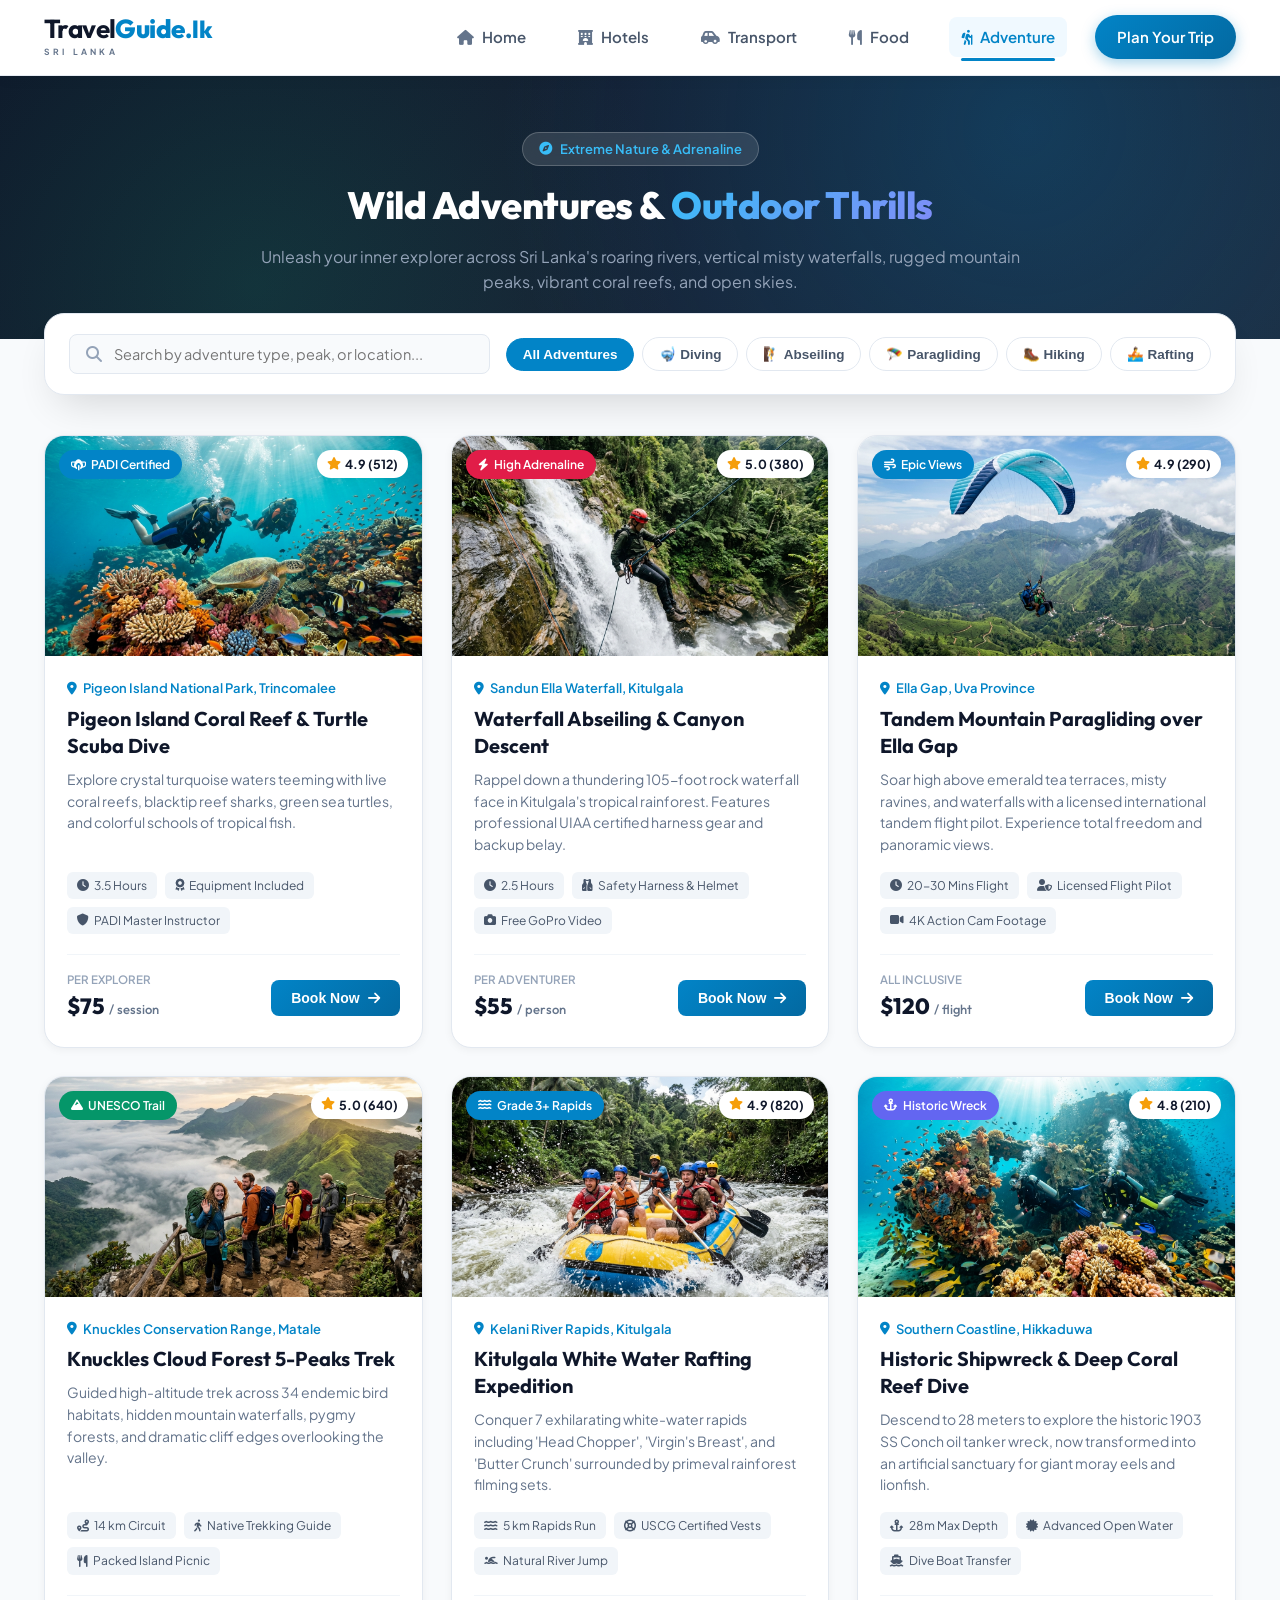
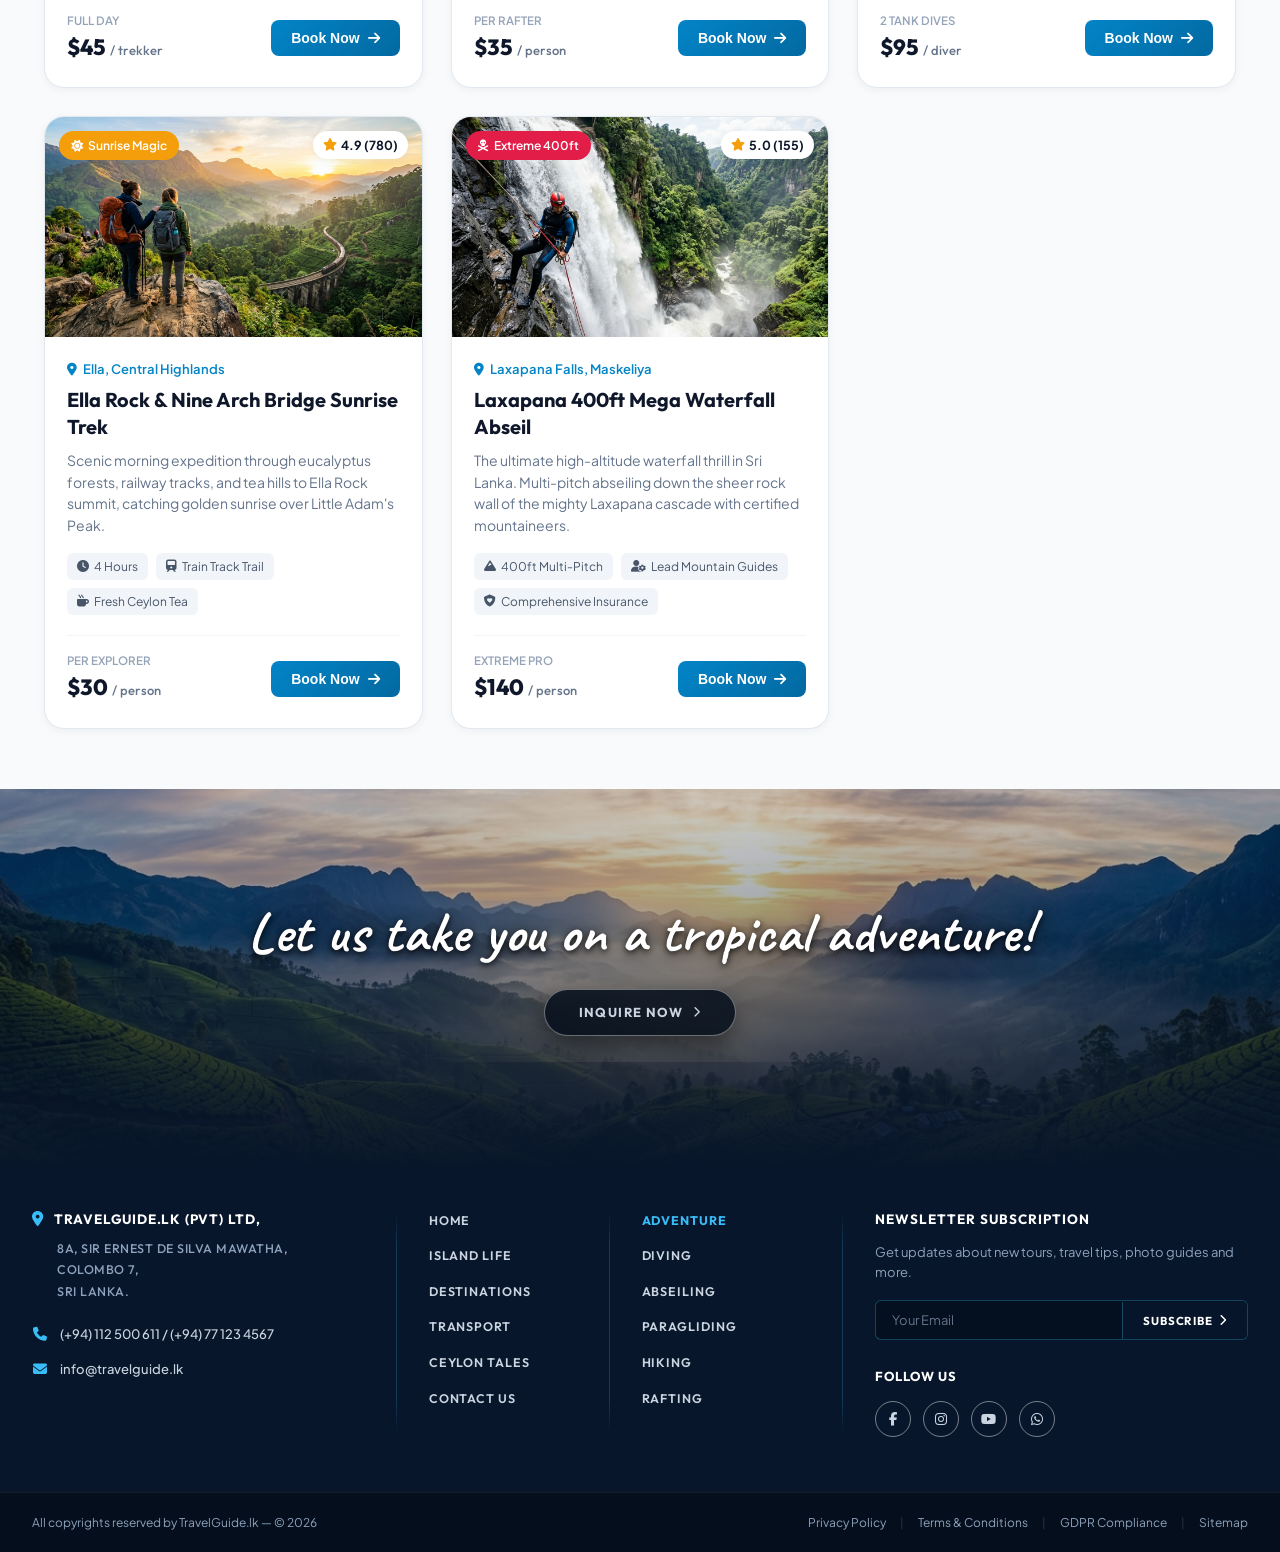
<file: adventure.html>
<!DOCTYPE html>
<html lang="en">

<head>
  <meta charset="UTF-8" />
  <meta name="viewport" content="width=device-width, initial-scale=1.0" />
  <title>Adventures & Outdoor Thrills Sri Lanka - TravelGuide.lk</title>

  <!-- Google Fonts -->
  <link rel="preconnect" href="https://fonts.googleapis.com">
  <link rel="preconnect" href="https://fonts.gstatic.com" crossorigin>
  <link
    href="https://fonts.googleapis.com/css2?family=Caveat:wght@600;700&family=Outfit:wght@300;400;500;600;700;800&family=Plus+Jakarta+Sans:wght@400;500;600;700&display=swap"
    rel="stylesheet">

  <!-- Font Awesome Icons -->
  <link rel="stylesheet" href="https://cdnjs.cloudflare.com/ajax/libs/font-awesome/6.5.1/css/all.min.css" />
  <link rel="stylesheet" href="main.css" />
  <link rel="stylesheet" href="footer.css" />
</head>

<body>

  <!-- Website Header -->
  <header class="top-nav">
    <div class="container nav-container">
      <a href="index.html" class="logo-container" aria-label="TravelGuide.lk Home">
        <div class="brand-wordmark-title">Travel<span class="guide-part">Guide</span><span class="dot-tld">.lk</span></div>
        <div class="brand-wordmark-sub">Sri Lanka</div>
      </a>

      <button class="mobile-nav-toggle" onclick="toggleMobileNav()" aria-label="Toggle navigation">
        <i class="fa-solid fa-bars"></i>
      </button>

      <nav class="nav-links" id="nav-links">
        <a href="index.html"><i class="fa-solid fa-house"></i> Home</a>
        <a href="hotels.html"><i class="fa-solid fa-hotel"></i> Hotels</a>
        <a href="transport.html"><i class="fa-solid fa-car-side"></i> Transport</a>
        <a href="food.html"><i class="fa-solid fa-utensils"></i> Food</a>
        <a href="adventure.html" class="active"><i class="fa-solid fa-person-hiking"></i> Adventure</a>
        <a href="plan-trip.html" class="nav-cta">Plan Your Trip</a>
      </nav>
    </div>
  </header>

  <!-- Page Hero -->
  <section class="page-hero">
    <div class="container">
      <div class="page-hero-content">
        <div class="page-hero-badge">
          <i class="fa-solid fa-compass"></i> Extreme Nature & Adrenaline
        </div>
        <h1>Wild Adventures & <span>Outdoor Thrills</span></h1>
        <p>Unleash your inner explorer across Sri Lanka's roaring rivers, vertical misty waterfalls, rugged mountain peaks, vibrant coral reefs, and open skies.</p>
      </div>
    </div>
  </section>

  <!-- Main Content Container -->
  <main class="container">

    <!-- Filter & Search Section -->
    <div class="filter-search-section">
      <div class="filter-card">
        <div class="search-input-box">
          <i class="fa-solid fa-magnifying-glass"></i>
          <input type="text" id="adv-search" placeholder="Search by adventure type, peak, or location..."
            onkeyup="filterAdventures()" />
        </div>

        <div class="filter-pills" id="adv-filters">
          <button class="filter-pill active" onclick="setAdvCategory('all', this)">All Adventures</button>
          <button class="filter-pill" onclick="setAdvCategory('diving', this)">🤿 Diving</button>
          <button class="filter-pill" onclick="setAdvCategory('abseiling', this)">🧗 Abseiling</button>
          <button class="filter-pill" onclick="setAdvCategory('paragliding', this)">🪂 Paragliding</button>
          <button class="filter-pill" onclick="setAdvCategory('hiking', this)">🥾 Hiking</button>
          <button class="filter-pill" onclick="setAdvCategory('rafting', this)">🚣 Rafting</button>
        </div>
      </div>
    </div>

    <!-- Adventure Experiences Grid -->
    <div class="card-grid" id="adventure-grid">

      <!-- 1. Diving -->
      <div class="item-card" data-category="diving" data-name="scuba diving pigeon island trincomalee coral reef marine park">
        <div class="card-img-wrap">
          <img src="images/diving.jpg"
            alt="Pigeon Island Scuba Diving & Coral Reef" />
          <div class="card-badge" style="background: #0284c7;"><i class="fa-solid fa-mask-ventilator"></i> PADI Certified</div>
          <div class="card-rating"><i class="fa-solid fa-star"></i> 4.9 (512)</div>
        </div>
        <div class="card-body">
          <div class="card-location"><i class="fa-solid fa-location-dot"></i> Pigeon Island National Park, Trincomalee</div>
          <h3 class="card-title">Pigeon Island Coral Reef & Turtle Scuba Dive</h3>
          <p class="card-desc">Explore crystal turquoise waters teeming with live coral reefs, blacktip reef sharks, green sea turtles, and colorful schools of tropical fish.</p>
          <div class="card-amenities">
            <span class="amenity-tag"><i class="fa-solid fa-clock"></i> 3.5 Hours</span>
            <span class="amenity-tag"><i class="fa-solid fa-award"></i> Equipment Included</span>
            <span class="amenity-tag"><i class="fa-solid fa-shield"></i> PADI Master Instructor</span>
          </div>
          <div class="card-footer">
            <div class="card-price">
              <span class="price-label">Per Explorer</span>
              <span class="price-val">$75 <span>/ session</span></span>
            </div>
            <button class="btn-primary" onclick="openAdvModal('Pigeon Island Coral Reef Scuba Dive', 75)">
              Book Now <i class="fa-solid fa-arrow-right"></i>
            </button>
          </div>
        </div>
      </div>

      <!-- 2. Abseiling -->
      <div class="item-card" data-category="abseiling" data-name="waterfall abseiling kitulgala sandun ella cascade canyoning">
        <div class="card-img-wrap">
          <img src="images/abseiling.jpg"
            alt="Waterfall Abseiling in Kitulgala" />
          <div class="card-badge" style="background: #e11d48;"><i class="fa-solid fa-bolt"></i> High Adrenaline</div>
          <div class="card-rating"><i class="fa-solid fa-star"></i> 5.0 (380)</div>
        </div>
        <div class="card-body">
          <div class="card-location"><i class="fa-solid fa-location-dot"></i> Sandun Ella Waterfall, Kitulgala</div>
          <h3 class="card-title">Waterfall Abseiling & Canyon Descent</h3>
          <p class="card-desc">Rappel down a thundering 105-foot rock waterfall face in Kitulgala's tropical rainforest. Features professional UIAA certified harness gear and backup belay.</p>
          <div class="card-amenities">
            <span class="amenity-tag"><i class="fa-solid fa-clock"></i> 2.5 Hours</span>
            <span class="amenity-tag"><i class="fa-solid fa-vest"></i> Safety Harness & Helmet</span>
            <span class="amenity-tag"><i class="fa-solid fa-camera"></i> Free GoPro Video</span>
          </div>
          <div class="card-footer">
            <div class="card-price">
              <span class="price-label">Per Adventurer</span>
              <span class="price-val">$55 <span>/ person</span></span>
            </div>
            <button class="btn-primary" onclick="openAdvModal('Waterfall Abseiling & Canyon Descent', 55)">
              Book Now <i class="fa-solid fa-arrow-right"></i>
            </button>
          </div>
        </div>
      </div>

      <!-- 3. Paragliding -->
      <div class="item-card" data-category="paragliding" data-name="tandem paragliding ella gap mountains thermal soaring">
        <div class="card-img-wrap">
          <img src="images/paragliding.jpg" style="object-position: top center;"
            alt="Paragliding over Ella Gap Sri Lanka" />
          <div class="card-badge" style="background: #0284c7;"><i class="fa-solid fa-wind"></i> Epic Views</div>
          <div class="card-rating"><i class="fa-solid fa-star"></i> 4.9 (290)</div>
        </div>
        <div class="card-body">
          <div class="card-location"><i class="fa-solid fa-location-dot"></i> Ella Gap, Uva Province</div>
          <h3 class="card-title">Tandem Mountain Paragliding over Ella Gap</h3>
          <p class="card-desc">Soar high above emerald tea terraces, misty ravines, and waterfalls with a licensed international tandem flight pilot. Experience total freedom and panoramic views.</p>
          <div class="card-amenities">
            <span class="amenity-tag"><i class="fa-solid fa-clock"></i> 20-30 Mins Flight</span>
            <span class="amenity-tag"><i class="fa-solid fa-user-shield"></i> Licensed Flight Pilot</span>
            <span class="amenity-tag"><i class="fa-solid fa-video"></i> 4K Action Cam Footage</span>
          </div>
          <div class="card-footer">
            <div class="card-price">
              <span class="price-label">All Inclusive</span>
              <span class="price-val">$120 <span>/ flight</span></span>
            </div>
            <button class="btn-primary" onclick="openAdvModal('Tandem Paragliding Flight - Ella Gap', 120)">
              Book Now <i class="fa-solid fa-arrow-right"></i>
            </button>
          </div>
        </div>
      </div>

      <!-- 4. Hiking -->
      <div class="item-card" data-category="hiking" data-name="knuckles mountain range cloud forest trek hiking peaks">
        <div class="card-img-wrap">
          <img src="images/hiking.jpg"
            alt="Knuckles Mountain Range Cloud Forest Trekking" />
          <div class="card-badge" style="background: #059669;"><i class="fa-solid fa-mountain"></i> UNESCO Trail</div>
          <div class="card-rating"><i class="fa-solid fa-star"></i> 5.0 (640)</div>
        </div>
        <div class="card-body">
          <div class="card-location"><i class="fa-solid fa-location-dot"></i> Knuckles Conservation Range, Matale</div>
          <h3 class="card-title">Knuckles Cloud Forest 5-Peaks Trek</h3>
          <p class="card-desc">Guided high-altitude trek across 34 endemic bird habitats, hidden mountain waterfalls, pygmy forests, and dramatic cliff edges overlooking the valley.</p>
          <div class="card-amenities">
            <span class="amenity-tag"><i class="fa-solid fa-route"></i> 14 km Circuit</span>
            <span class="amenity-tag"><i class="fa-solid fa-person-walking"></i> Native Trekking Guide</span>
            <span class="amenity-tag"><i class="fa-solid fa-utensils"></i> Packed Island Picnic</span>
          </div>
          <div class="card-footer">
            <div class="card-price">
              <span class="price-label">Full Day</span>
              <span class="price-val">$45 <span>/ trekker</span></span>
            </div>
            <button class="btn-primary" onclick="openAdvModal('Knuckles 5-Peaks Cloud Forest Trek', 45)">
              Book Now <i class="fa-solid fa-arrow-right"></i>
            </button>
          </div>
        </div>
      </div>

      <!-- 5. Rafting -->
      <div class="item-card" data-category="rafting" data-name="white water rafting kitulgala kelani river grade 3 rapids">
        <div class="card-img-wrap">
          <img src="images/rafting.jpg"
            alt="White Water Rafting Kitulgala Kelani River" />
          <div class="card-badge" style="background: #0284c7;"><i class="fa-solid fa-water"></i> Grade 3+ Rapids</div>
          <div class="card-rating"><i class="fa-solid fa-star"></i> 4.9 (820)</div>
        </div>
        <div class="card-body">
          <div class="card-location"><i class="fa-solid fa-location-dot"></i> Kelani River Rapids, Kitulgala</div>
          <h3 class="card-title">Kitulgala White Water Rafting Expedition</h3>
          <p class="card-desc">Conquer 7 exhilarating white-water rapids including 'Head Chopper', 'Virgin's Breast', and 'Butter Crunch' surrounded by primeval rainforest filming sets.</p>
          <div class="card-amenities">
            <span class="amenity-tag"><i class="fa-solid fa-water"></i> 5 km Rapids Run</span>
            <span class="amenity-tag"><i class="fa-solid fa-life-ring"></i> USCG Certified Vests</span>
            <span class="amenity-tag"><i class="fa-solid fa-person-swimming"></i> Natural River Jump</span>
          </div>
          <div class="card-footer">
            <div class="card-price">
              <span class="price-label">Per Rafter</span>
              <span class="price-val">$35 <span>/ person</span></span>
            </div>
            <button class="btn-primary" onclick="openAdvModal('Kitulgala White Water Rafting Expedition', 35)">
              Book Now <i class="fa-solid fa-arrow-right"></i>
            </button>
          </div>
        </div>
      </div>

      <!-- 6. Diving - Shipwrecks & Whale Sharks -->
      <div class="item-card" data-category="diving" data-name="shipwreck diving hikkaduwa ss conch deep sea marine dive">
        <div class="card-img-wrap">
          <img src="images/shipwreck-dive.jpg"
            alt="Hikkaduwa Shipwreck Deep Scuba Dive" />
          <div class="card-badge" style="background: #6366f1;"><i class="fa-solid fa-anchor"></i> Historic Wreck</div>
          <div class="card-rating"><i class="fa-solid fa-star"></i> 4.8 (210)</div>
        </div>
        <div class="card-body">
          <div class="card-location"><i class="fa-solid fa-location-dot"></i> Southern Coastline, Hikkaduwa</div>
          <h3 class="card-title">Historic Shipwreck & Deep Coral Reef Dive</h3>
          <p class="card-desc">Descend to 28 meters to explore the historic 1903 SS Conch oil tanker wreck, now transformed into an artificial sanctuary for giant moray eels and lionfish.</p>
          <div class="card-amenities">
            <span class="amenity-tag"><i class="fa-solid fa-anchor"></i> 28m Max Depth</span>
            <span class="amenity-tag"><i class="fa-solid fa-certificate"></i> Advanced Open Water</span>
            <span class="amenity-tag"><i class="fa-solid fa-ship"></i> Dive Boat Transfer</span>
          </div>
          <div class="card-footer">
            <div class="card-price">
              <span class="price-label">2 Tank Dives</span>
              <span class="price-val">$95 <span>/ diver</span></span>
            </div>
            <button class="btn-primary" onclick="openAdvModal('Hikkaduwa Shipwreck Deep Dive', 95)">
              Book Now <i class="fa-solid fa-arrow-right"></i>
            </button>
          </div>
        </div>
      </div>

      <!-- 7. Hiking - Ella Rock & Adam's Peak -->
      <div class="item-card" data-category="hiking" data-name="ella rock sunrise hike nine arch bridge trekking">
        <div class="card-img-wrap">
          <img src="images/ella-trek.jpg"
            alt="Ella Rock Sunrise Hiking Trail" />
          <div class="card-badge" style="background: #f59e0b;"><i class="fa-solid fa-sun"></i> Sunrise Magic</div>
          <div class="card-rating"><i class="fa-solid fa-star"></i> 4.9 (780)</div>
        </div>
        <div class="card-body">
          <div class="card-location"><i class="fa-solid fa-location-dot"></i> Ella, Central Highlands</div>
          <h3 class="card-title">Ella Rock & Nine Arch Bridge Sunrise Trek</h3>
          <p class="card-desc">Scenic morning expedition through eucalyptus forests, railway tracks, and tea hills to Ella Rock summit, catching golden sunrise over Little Adam's Peak.</p>
          <div class="card-amenities">
            <span class="amenity-tag"><i class="fa-solid fa-clock"></i> 4 Hours</span>
            <span class="amenity-tag"><i class="fa-solid fa-train"></i> Train Track Trail</span>
            <span class="amenity-tag"><i class="fa-solid fa-mug-hot"></i> Fresh Ceylon Tea</span>
          </div>
          <div class="card-footer">
            <div class="card-price">
              <span class="price-label">Per Explorer</span>
              <span class="price-val">$30 <span>/ person</span></span>
            </div>
            <button class="btn-primary" onclick="openAdvModal('Ella Rock Sunrise Trek & Nine Arch', 30)">
              Book Now <i class="fa-solid fa-arrow-right"></i>
            </button>
          </div>
        </div>
      </div>

      <!-- 8. Abseiling - Laxapana Falls -->
      <div class="item-card" data-category="abseiling" data-name="laxapana waterfall 400ft extreme abseiling canyoning">
        <div class="card-img-wrap">
          <img src="images/laxapana-abseil.jpg"
            alt="Laxapana Falls Extreme Waterfall Abseiling" />
          <div class="card-badge" style="background: #e11d48;"><i class="fa-solid fa-skull-crossbones"></i> Extreme 400ft</div>
          <div class="card-rating"><i class="fa-solid fa-star"></i> 5.0 (155)</div>
        </div>
        <div class="card-body">
          <div class="card-location"><i class="fa-solid fa-location-dot"></i> Laxapana Falls, Maskeliya</div>
          <h3 class="card-title">Laxapana 400ft Mega Waterfall Abseil</h3>
          <p class="card-desc">The ultimate high-altitude waterfall thrill in Sri Lanka. Multi-pitch abseiling down the sheer rock wall of the mighty Laxapana cascade with certified mountaineers.</p>
          <div class="card-amenities">
            <span class="amenity-tag"><i class="fa-solid fa-mountain"></i> 400ft Multi-Pitch</span>
            <span class="amenity-tag"><i class="fa-solid fa-user-gear"></i> Lead Mountain Guides</span>
            <span class="amenity-tag"><i class="fa-solid fa-shield-heart"></i> Comprehensive Insurance</span>
          </div>
          <div class="card-footer">
            <div class="card-price">
              <span class="price-label">Extreme Pro</span>
              <span class="price-val">$140 <span>/ person</span></span>
            </div>
            <button class="btn-primary" onclick="openAdvModal('Laxapana 400ft Mega Waterfall Abseil', 140)">
              Book Now <i class="fa-solid fa-arrow-right"></i>
            </button>
          </div>
        </div>
      </div>

    </div>

  </main>

  <!-- Reservation / Inquire Modal -->
  <div class="modal-overlay" id="adv-modal">
    <div class="modal-content">
      <div class="modal-header">
        <h3 id="modal-adv-title">Book Adventure</h3>
        <button class="close-modal" onclick="closeAdvModal()">&times;</button>
      </div>

      <form id="adv-booking-form" onsubmit="handleAdvSubmit(event)">
        <div class="form-group">
          <label class="form-label">Your Full Name</label>
          <input type="text" class="form-control" placeholder="e.g. Johnathan Smith" required />
        </div>

        <div class="form-group">
          <label class="form-label">Email Address</label>
          <input type="email" class="form-control" placeholder="john@example.com" required />
        </div>

        <div class="form-group">
          <label class="form-label">WhatsApp Number (For instant guide coordination)</label>
          <input type="tel" class="form-control" placeholder="+1 234 567 8900" required />
        </div>

        <div style="display: grid; grid-template-columns: 1fr 1fr; gap: 14px;">
          <div class="form-group">
            <label class="form-label">Adventure Date</label>
            <input type="date" class="form-control" required />
          </div>
          <div class="form-group">
            <label class="form-label">Participants</label>
            <select class="form-control" required>
              <option value="1">1 Person (Solo)</option>
              <option value="2" selected>2 People (Couple/Pair)</option>
              <option value="3-5">3 - 5 People (Group)</option>
              <option value="6+">6+ People (Large Party)</option>
            </select>
          </div>
        </div>

        <button type="submit" class="btn-primary"
          style="width: 100%; justify-content: center; padding: 13px; font-size: 15px; margin-top: 8px;">
          Confirm Adventure Booking <i class="fa-solid fa-check"></i>
        </button>
      </form>
    </div>
  </div>

  <!-- ==========================================================================
       CINEMATIC TROPICAL LUXURY FOOTER (Inspired by Ceylon Tours)
       ========================================================================== -->
  <footer class="travel-footer" id="main-footer">

    <!-- 1. CINEMATIC TROPICAL HERO PARALLAX BANNER -->
    <div class="footer-hero-banner">
      <div class="footer-hero-content">
        <h2 class="footer-hero-title">Let us take you on a tropical adventure!</h2>
        <a href="plan-trip.html" class="footer-hero-btn">
          <span>Inquire Now</span>
          <i class="fa-solid fa-chevron-right"></i>
        </a>
      </div>
    </div>

    <!-- 2. MAIN FOOTER CONTENT WITH VERTICAL DIVIDERS -->
    <div class="footer-main-area">
      <div class="travel-footer-container">
        <div class="footer-grid-wrapper">

          <!-- Column 1: Company Location & Contacts -->
          <div class="footer-col">
            <div class="footer-company-name">
              <i class="fa-solid fa-location-dot"></i>
              <span>TravelGuide.lk (Pvt) Ltd,</span>
            </div>
            <p class="footer-address">
              8A, Sir Ernest De Silva Mawatha,<br />
              Colombo 7,<br />
              Sri Lanka.
            </p>

            <div class="footer-contact-row">
              <i class="fa-solid fa-phone"></i>
              <a href="tel:+94112500611">(+94) 112 500 611 / (+94) 77 123 4567</a>
            </div>

            <div class="footer-contact-row">
              <i class="fa-solid fa-envelope"></i>
              <a href="mailto:info@travelguide.lk">info@travelguide.lk</a>
            </div>
          </div>

          <!-- Column 2: Navigation Links -->
          <div class="footer-col">
            <ul class="footer-nav-list">
              <li><a href="index.html">Home</a></li>
              <li><a href="hotels.html">Island Life</a></li>
              <li><a href="hotels.html">Destinations</a></li>
              <li><a href="transport.html">Transport</a></li>
              <li><a href="food.html">Ceylon Tales</a></li>
              <li><a href="plan-trip.html">Contact Us</a></li>
            </ul>
          </div>

          <!-- Column 3: Adventure & Outdoor Experiences -->
          <div class="footer-col">
            <ul class="footer-nav-list">
              <li><a href="adventure.html" style="color: var(--ft-accent-cyan); font-weight: 700;">Adventure</a></li>
              <li><a href="adventure.html?cat=diving">Diving</a></li>
              <li><a href="adventure.html?cat=abseiling">Abseiling</a></li>
              <li><a href="adventure.html?cat=paragliding">Paragliding</a></li>
              <li><a href="adventure.html?cat=hiking">Hiking</a></li>
              <li><a href="adventure.html?cat=rafting">Rafting</a></li>
            </ul>
          </div>

          <!-- Column 4: Newsletter Subscription & Socials -->
          <div class="footer-col">
            <div class="footer-section-heading">Newsletter Subscription</div>
            <p class="footer-newsletter-desc">
              Get updates about new tours, travel tips, photo guides and more.
            </p>

            <form class="footer-inline-subscribe" onsubmit="handleNewsletterSubmit(event)">
              <input type="email" class="footer-inline-input" placeholder="Your Email" required id="newsletter-email" />
              <button type="submit" class="footer-inline-btn">
                <span>Subscribe</span>
                <i class="fa-solid fa-chevron-right"></i>
              </button>
            </form>

            <div class="footer-follow-heading">Follow Us</div>
            <div class="footer-social-circles">
              <a href="#" class="footer-social-btn" title="Facebook" aria-label="Facebook"><i
                  class="fa-brands fa-facebook-f"></i></a>
              <a href="#" class="footer-social-btn" title="Instagram" aria-label="Instagram"><i
                  class="fa-brands fa-instagram"></i></a>
              <a href="#" class="footer-social-btn" title="YouTube" aria-label="YouTube"><i
                  class="fa-brands fa-youtube"></i></a>
              <a href="https://wa.me/94771234567" class="footer-social-btn" title="WhatsApp" aria-label="WhatsApp"><i
                  class="fa-brands fa-whatsapp"></i></a>
            </div>
          </div>

        </div>
      </div>
    </div>

    <!-- 3. BOTTOM SUB-FOOTER COPYRIGHT BAR -->
    <div class="footer-bottom-bar">
      <div class="travel-footer-container footer-bottom-inner">
        <div class="footer-copy-text">
          All copyrights reserved by TravelGuide.lk &mdash; &copy; 2026
        </div>

        <div class="footer-bottom-links">
          <a href="#">Privacy Policy</a>
          <span class="sep">|</span>
          <a href="#">Terms & Conditions</a>
          <span class="sep">|</span>
          <a href="#">GDPR Compliance</a>
          <span class="sep">|</span>
          <a href="#">Sitemap</a>
        </div>
      </div>
    </div>
  </footer>

  <!-- Toast Feedback Notification -->
  <div class="toast-msg" id="toast">
    <i class="fa-solid fa-circle-check"></i>
    <span id="toast-text">Notification</span>
  </div>

  <script>
    function toggleMobileNav() {
      const links = document.getElementById('nav-links');
      links.classList.toggle('show');
    }

    let activeAdvCat = 'all';

    function setAdvCategory(cat, btn) {
      activeAdvCat = cat;
      document.querySelectorAll('#adv-filters .filter-pill').forEach(b => b.classList.remove('active'));
      if (btn) {
        btn.classList.add('active');
      } else {
        const matchingBtn = Array.from(document.querySelectorAll('#adv-filters .filter-pill')).find(b => b.textContent.toLowerCase().includes(cat));
        if (matchingBtn) matchingBtn.classList.add('active');
      }
      filterAdventures();
    }

    function filterAdventures() {
      const search = (document.getElementById('adv-search').value || '').toLowerCase();
      const cards = document.querySelectorAll('#adventure-grid .item-card');

      cards.forEach(card => {
        const cat = card.getAttribute('data-category');
        const name = card.getAttribute('data-name') || '';
        const matchesCat = (activeAdvCat === 'all' || cat === activeAdvCat);
        const matchesSearch = name.includes(search);

        if (matchesCat && matchesSearch) {
          card.style.display = 'flex';
        } else {
          card.style.display = 'none';
        }
      });
    }

    function openAdvModal(title, price) {
      document.getElementById('modal-adv-title').textContent = `Book: ${title} ($${price})`;
      document.getElementById('adv-modal').classList.add('active');
    }

    function closeAdvModal() {
      document.getElementById('adv-modal').classList.remove('active');
    }

    function handleAdvSubmit(e) {
      e.preventDefault();
      closeAdvModal();
      showToast('🪂 Adventure expedition booked! Guide briefing and itinerary sent via WhatsApp & Email.');
    }

    function handleNewsletterSubmit(e) {
      e.preventDefault();
      const email = document.getElementById('newsletter-email').value;
      if (email) {
        showToast(`✨ Subscribed ${email} for exclusive adventure perks!`);
        document.getElementById('newsletter-email').value = '';
      }
    }

    function showToast(msg) {
      const toast = document.getElementById('toast');
      document.getElementById('toast-text').textContent = msg;
      toast.classList.add('show');
      setTimeout(() => toast.classList.remove('show'), 4000);
    }

    // Auto-detect URL query parameter ?cat=diving etc.
    window.addEventListener('DOMContentLoaded', () => {
      const urlParams = new URLSearchParams(window.location.search);
      const catParam = urlParams.get('cat');
      if (catParam) {
        setAdvCategory(catParam);
      }
    });
  </script>
</body>

</html>
</file>
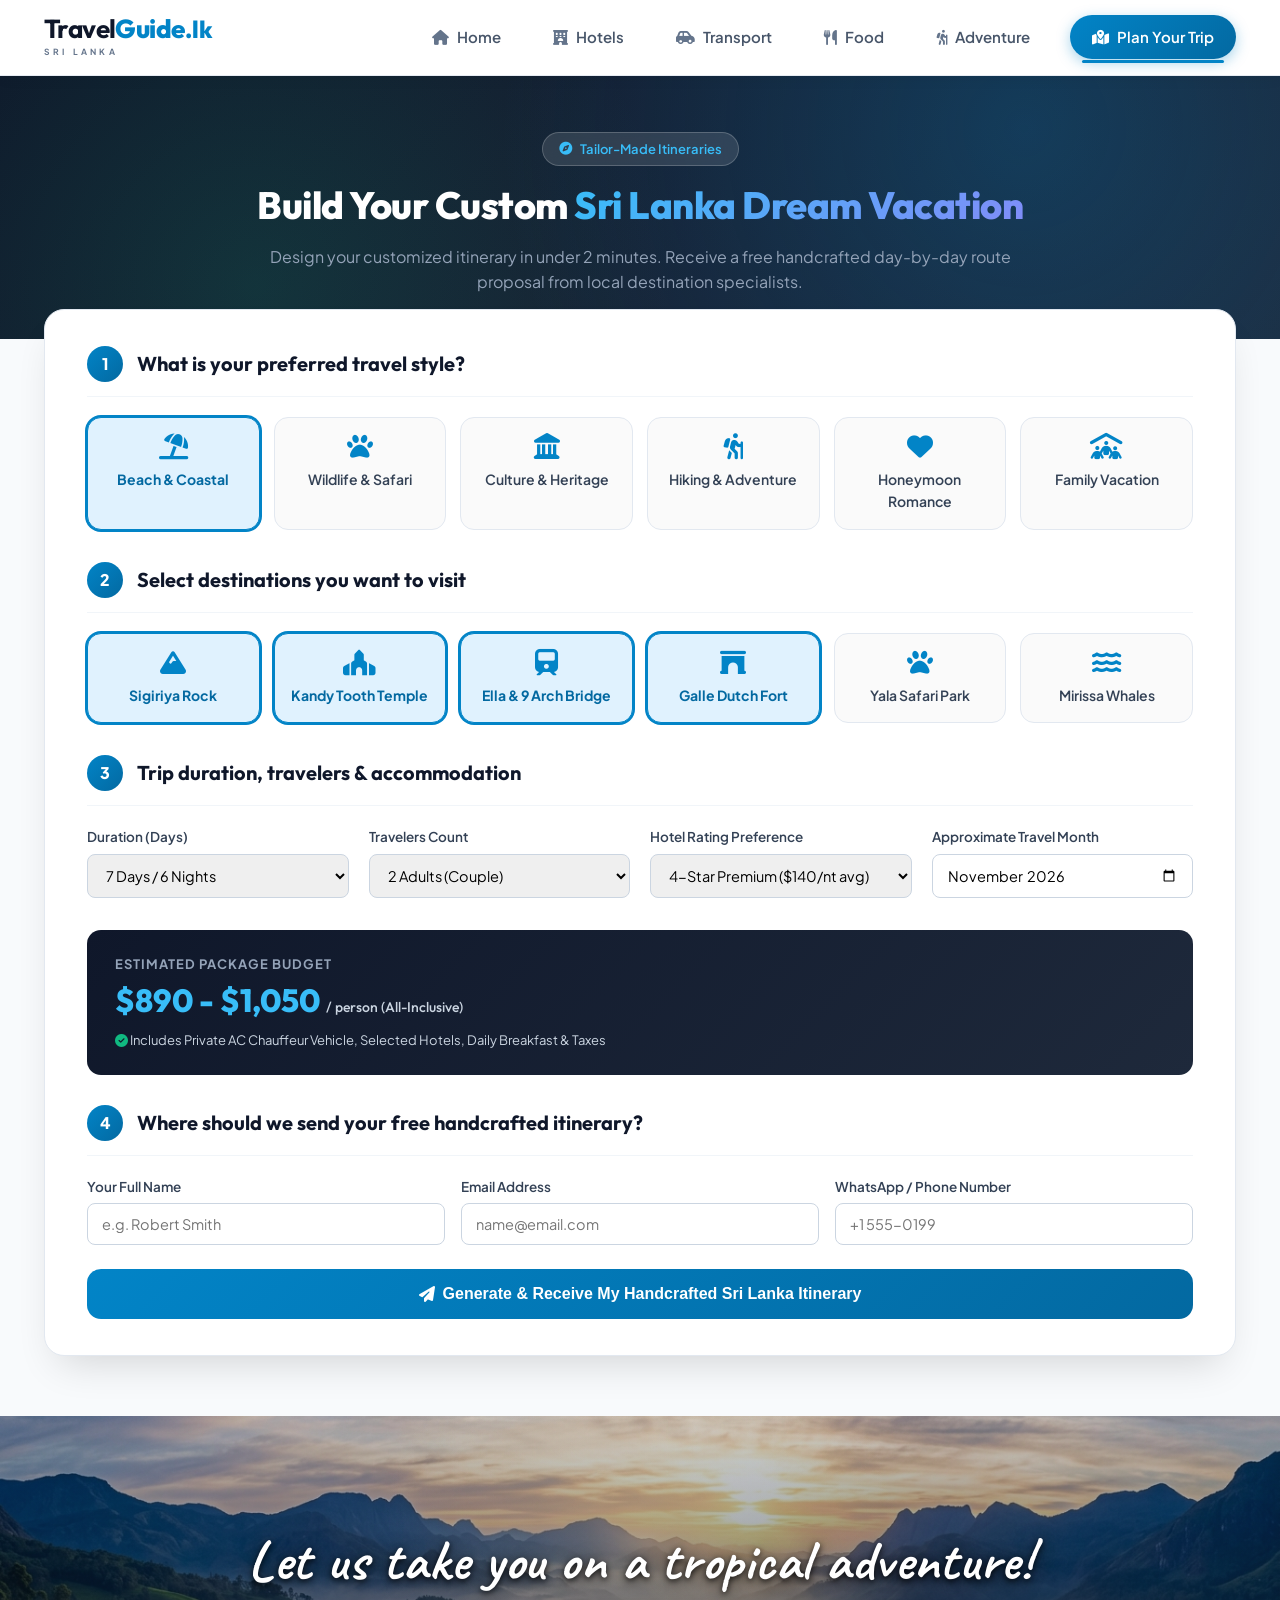
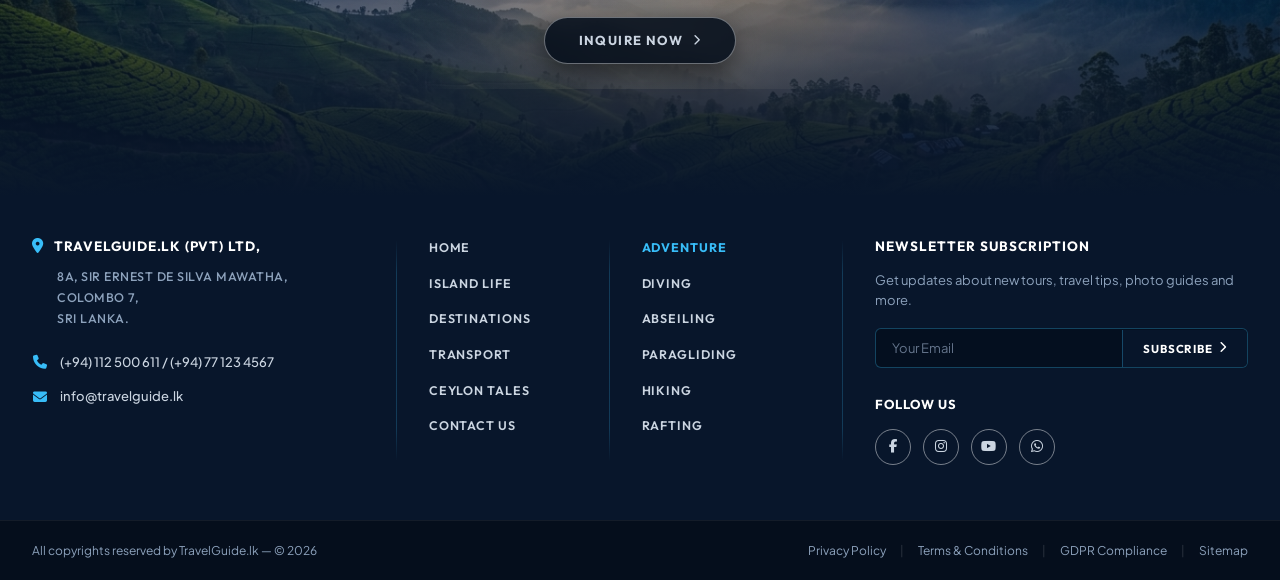
<file: plan-trip.html>
<!DOCTYPE html>
<html lang="en">

<head>
  <meta charset="UTF-8" />
  <meta name="viewport" content="width=device-width, initial-scale=1.0" />
  <title>Plan Your Custom Sri Lanka Trip - TravelGuide.lk</title>

  <!-- Google Fonts -->
  <link rel="preconnect" href="https://fonts.googleapis.com">
  <link rel="preconnect" href="https://fonts.gstatic.com" crossorigin>
  <link
    href="https://fonts.googleapis.com/css2?family=Outfit:wght@300;400;500;600;700;800&family=Plus+Jakarta+Sans:wght@400;500;600;700&display=swap"
    rel="stylesheet">

  <!-- Font Awesome Icons -->
  <link rel="stylesheet" href="https://cdnjs.cloudflare.com/ajax/libs/font-awesome/6.5.1/css/all.min.css" />
  <link rel="stylesheet" href="main.css" />
  <link rel="stylesheet" href="footer.css" />

  <style>
    .planner-card {
      background: white;
      border-radius: var(--radius-lg);
      padding: 36px 42px;
      box-shadow: var(--shadow-lg);
      border: 1px solid var(--border-subtle);
      margin-bottom: 60px;
    }

    .step-header {
      display: flex;
      align-items: center;
      gap: 14px;
      margin-bottom: 20px;
      border-bottom: 1px solid #f1f5f9;
      padding-bottom: 14px;
    }

    .step-number {
      width: 36px;
      height: 36px;
      border-radius: 50%;
      background: linear-gradient(135deg, #0284c7, #0369a1);
      color: white;
      font-weight: 800;
      display: flex;
      align-items: center;
      justify-content: center;
      font-size: 16px;
    }

    .step-title {
      font-family: 'Outfit', sans-serif;
      font-size: 20px;
      font-weight: 700;
      color: #0f172a;
    }

    .selectable-grid {
      display: grid;
      grid-template-columns: repeat(auto-fill, minmax(170px, 1fr));
      gap: 14px;
      margin-bottom: 32px;
    }

    .choice-card {
      border: 1.5px solid #e2e8f0;
      border-radius: var(--radius-md);
      padding: 16px 14px;
      text-align: center;
      cursor: pointer;
      transition: var(--transition);
      background: #fafafa;
    }

    .choice-card i {
      font-size: 26px;
      color: #0284c7;
      margin-bottom: 8px;
      display: block;
    }

    .choice-card .choice-label {
      font-weight: 600;
      font-size: 14px;
      color: #334155;
    }

    .choice-card:hover {
      border-color: #0284c7;
      background: #f0f9ff;
      transform: translateY(-2px);
    }

    .choice-card.selected {
      border-color: #0284c7;
      background: #e0f2fe;
      box-shadow: 0 0 0 2px #0284c7;
    }

    .choice-card.selected .choice-label {
      color: #0369a1;
      font-weight: 700;
    }

    .estimate-summary {
      background: linear-gradient(135deg, #0f172a, #1e293b);
      color: white;
      border-radius: var(--radius-md);
      padding: 24px 28px;
      display: flex;
      align-items: center;
      justify-content: space-between;
      flex-wrap: wrap;
      gap: 20px;
      margin-bottom: 30px;
    }

    .estimate-value {
      font-family: 'Outfit', sans-serif;
      font-size: 32px;
      font-weight: 800;
      color: #38bdf8;
    }

    @media (max-width: 768px) {
      .planner-card {
        padding: 24px 18px;
      }

      .selectable-grid {
        grid-template-columns: repeat(2, 1fr);
      }
    }
  </style>
</head>

<body>

  <!-- Website Header -->
  <header class="top-nav">
    <div class="container nav-container">
      <a href="index.html" class="logo-container" aria-label="TravelGuide.lk Home">
        <div class="brand-wordmark-title">Travel<span class="guide-part">Guide</span><span class="dot-tld">.lk</span></div>
        <div class="brand-wordmark-sub">Sri Lanka</div>
      </a>

      <button class="mobile-nav-toggle" onclick="toggleMobileNav()" aria-label="Toggle navigation">
        <i class="fa-solid fa-bars"></i>
      </button>

      <nav class="nav-links" id="nav-links">
        <a href="index.html"><i class="fa-solid fa-house"></i> Home</a>
        <a href="hotels.html"><i class="fa-solid fa-hotel"></i> Hotels</a>
        <a href="transport.html"><i class="fa-solid fa-car-side"></i> Transport</a>
        <a href="food.html"><i class="fa-solid fa-utensils"></i> Food</a>
        <a href="adventure.html"><i class="fa-solid fa-person-hiking"></i> Adventure</a>
        <a href="plan-trip.html" class="nav-cta active"><i class="fa-solid fa-map-location-dot"></i> Plan Your Trip</a>
      </nav>
    </div>
  </header>

  <!-- Page Hero -->
  <section class="page-hero">
    <div class="container">
      <div class="page-hero-content">
        <div class="page-hero-badge">
          <i class="fa-solid fa-compass"></i> Tailor-Made Itineraries
        </div>
        <h1>Build Your Custom <span>Sri Lanka Dream Vacation</span></h1>
        <p>Design your customized itinerary in under 2 minutes. Receive a free handcrafted day-by-day route proposal
          from local destination specialists.</p>
      </div>
    </div>
  </section>

  <!-- Main Content Container -->
  <main class="container" style="margin-top: -30px; position: relative; z-index: 10;">

    <div class="planner-card">
      <form id="trip-planner-form" onsubmit="handlePlannerSubmit(event)">

        <!-- Step 1: Travel Style -->
        <div class="step-header">
          <div class="step-number">1</div>
          <div class="step-title">What is your preferred travel style?</div>
        </div>
        <div class="selectable-grid" id="style-grid">
          <div class="choice-card selected" onclick="toggleCardSelection(this, 'style')">
            <i class="fa-solid fa-umbrella-beach"></i>
            <div class="choice-label">Beach & Coastal</div>
          </div>
          <div class="choice-card" onclick="toggleCardSelection(this, 'style')">
            <i class="fa-solid fa-paw"></i>
            <div class="choice-label">Wildlife & Safari</div>
          </div>
          <div class="choice-card" onclick="toggleCardSelection(this, 'style')">
            <i class="fa-solid fa-landmark"></i>
            <div class="choice-label">Culture & Heritage</div>
          </div>
          <div class="choice-card" onclick="toggleCardSelection(this, 'style')">
            <i class="fa-solid fa-person-hiking"></i>
            <div class="choice-label">Hiking & Adventure</div>
          </div>
          <div class="choice-card" onclick="toggleCardSelection(this, 'style')">
            <i class="fa-solid fa-heart"></i>
            <div class="choice-label">Honeymoon Romance</div>
          </div>
          <div class="choice-card" onclick="toggleCardSelection(this, 'style')">
            <i class="fa-solid fa-people-roof"></i>
            <div class="choice-label">Family Vacation</div>
          </div>
        </div>

        <!-- Step 2: Sri Lanka Destinations -->
        <div class="step-header">
          <div class="step-number">2</div>
          <div class="step-title">Select destinations you want to visit</div>
        </div>
        <div class="selectable-grid" id="dest-grid">
          <div class="choice-card selected" onclick="toggleCardSelection(this, 'multi')">
            <i class="fa-solid fa-mountain"></i>
            <div class="choice-label">Sigiriya Rock</div>
          </div>
          <div class="choice-card selected" onclick="toggleCardSelection(this, 'multi')">
            <i class="fa-solid fa-place-of-worship"></i>
            <div class="choice-label">Kandy Tooth Temple</div>
          </div>
          <div class="choice-card selected" onclick="toggleCardSelection(this, 'multi')">
            <i class="fa-solid fa-train"></i>
            <div class="choice-label">Ella & 9 Arch Bridge</div>
          </div>
          <div class="choice-card selected" onclick="toggleCardSelection(this, 'multi')">
            <i class="fa-solid fa-archway"></i>
            <div class="choice-label">Galle Dutch Fort</div>
          </div>
          <div class="choice-card" onclick="toggleCardSelection(this, 'multi')">
            <i class="fa-solid fa-paw"></i>
            <div class="choice-label">Yala Safari Park</div>
          </div>
          <div class="choice-card" onclick="toggleCardSelection(this, 'multi')">
            <i class="fa-solid fa-water"></i>
            <div class="choice-label">Mirissa Whales</div>
          </div>
        </div>

        <!-- Step 3: Trip Duration & Logistics -->
        <div class="step-header">
          <div class="step-number">3</div>
          <div class="step-title">Trip duration, travelers & accommodation</div>
        </div>
        <div
          style="display: grid; grid-template-columns: repeat(auto-fit, minmax(220px, 1fr)); gap: 20px; margin-bottom: 32px;">
          <div>
            <label class="form-label">Duration (Days)</label>
            <select class="form-control" id="planner-days" onchange="updateEstimate()">
              <option value="5">5 Days / 4 Nights</option>
              <option value="7" selected>7 Days / 6 Nights</option>
              <option value="10">10 Days / 9 Nights</option>
              <option value="14">14 Days / 13 Nights</option>
              <option value="21">21 Days / 20 Nights</option>
            </select>
          </div>
          <div>
            <label class="form-label">Travelers Count</label>
            <select class="form-control" id="planner-pax" onchange="updateEstimate()">
              <option value="1">Solo Traveler</option>
              <option value="2" selected>2 Adults (Couple)</option>
              <option value="3">3 Adults</option>
              <option value="4">Family (2 Adults + 2 Kids)</option>
              <option value="6">Group of 5-8</option>
            </select>
          </div>
          <div>
            <label class="form-label">Hotel Rating Preference</label>
            <select class="form-control" id="planner-hotel" onchange="updateEstimate()">
              <option value="3">3-Star Boutique ($80/nt avg)</option>
              <option value="4" selected>4-Star Premium ($140/nt avg)</option>
              <option value="5">5-Star Ultra Luxury ($280/nt avg)</option>
            </select>
          </div>
          <div>
            <label class="form-label">Approximate Travel Month</label>
            <input type="month" class="form-control" value="2026-11" />
          </div>
        </div>

        <!-- Step 4: Live Estimate Summary Box -->
        <div class="estimate-summary">
          <div>
            <div
              style="font-size: 13px; color: #94a3b8; text-transform: uppercase; font-weight: 700; letter-spacing: 1px;">
              Estimated Package Budget</div>
            <div class="estimate-value" id="live-budget">$890 - $1,050 <span
                style="font-size: 14px; font-weight: 500; color: #cbd5e1;">/ person (All-Inclusive)</span></div>
            <div style="font-size: 13px; color: #cbd5e1; margin-top: 4px;">
              <i class="fa-solid fa-circle-check" style="color: #10b981;"></i> Includes Private AC Chauffeur Vehicle,
              Selected Hotels, Daily Breakfast & Taxes
            </div>
          </div>
        </div>

        <!-- Step 5: Contact Info -->
        <div class="step-header">
          <div class="step-number">4</div>
          <div class="step-title">Where should we send your free handcrafted itinerary?</div>
        </div>
        <div
          style="display: grid; grid-template-columns: repeat(auto-fit, minmax(240px, 1fr)); gap: 16px; margin-bottom: 24px;">
          <div>
            <label class="form-label">Your Full Name</label>
            <input type="text" class="form-control" placeholder="e.g. Robert Smith" required />
          </div>
          <div>
            <label class="form-label">Email Address</label>
            <input type="email" class="form-control" placeholder="name@email.com" required />
          </div>
          <div>
            <label class="form-label">WhatsApp / Phone Number</label>
            <input type="text" class="form-control" placeholder="+1 555-0199" required />
          </div>
        </div>

        <button type="submit" class="btn-primary"
          style="width: 100%; justify-content: center; padding: 16px; font-size: 16px; font-weight: 700; border-radius: var(--radius-md);">
          <i class="fa-solid fa-paper-plane"></i> Generate & Receive My Handcrafted Sri Lanka Itinerary
        </button>

      </form>
    </div>

  </main>

  <!-- Standard Footer Component -->
  <!-- Standard Footer Component -->
  <footer class="travel-footer" id="main-footer">

    <!-- 1. CINEMATIC TROPICAL HERO PARALLAX BANNER -->
    <div class="footer-hero-banner">
      <div class="footer-hero-content">
        <h2 class="footer-hero-title">Let us take you on a tropical adventure!</h2>
        <a href="plan-trip.html" class="footer-hero-btn">
          <span>Inquire Now</span>
          <i class="fa-solid fa-chevron-right"></i>
        </a>
      </div>
    </div>

    <!-- 2. MAIN FOOTER CONTENT WITH VERTICAL DIVIDERS -->
    <div class="footer-main-area">
      <div class="travel-footer-container">
        <div class="footer-grid-wrapper">

          <!-- Column 1: Company Location & Contacts -->
          <div class="footer-col">
            <div class="footer-company-name">
              <i class="fa-solid fa-location-dot"></i>
              <span>TravelGuide.lk (Pvt) Ltd,</span>
            </div>
            <p class="footer-address">
              8A, Sir Ernest De Silva Mawatha,<br />
              Colombo 7,<br />
              Sri Lanka.
            </p>

            <div class="footer-contact-row">
              <i class="fa-solid fa-phone"></i>
              <a href="tel:+94112500611">(+94) 112 500 611 / (+94) 77 123 4567</a>
            </div>

            <div class="footer-contact-row">
              <i class="fa-solid fa-envelope"></i>
              <a href="mailto:info@travelguide.lk">info@travelguide.lk</a>
            </div>
          </div>

          <!-- Column 2: Navigation Links -->
          <div class="footer-col">
            <ul class="footer-nav-list">
              <li><a href="index.html">Home</a></li>
              <li><a href="hotels.html">Island Life</a></li>
              <li><a href="hotels.html">Destinations</a></li>
              <li><a href="transport.html">Transport</a></li>
              <li><a href="food.html">Ceylon Tales</a></li>
              <li><a href="plan-trip.html">Contact Us</a></li>
            </ul>
          </div>

          <!-- Column 3: Adventure & Outdoor Experiences -->
          <div class="footer-col">
            <ul class="footer-nav-list">
              <li><a href="adventure.html" style="color: var(--ft-accent-cyan); font-weight: 700;">Adventure</a></li>
              <li><a href="adventure.html?cat=diving">Diving</a></li>
              <li><a href="adventure.html?cat=abseiling">Abseiling</a></li>
              <li><a href="adventure.html?cat=paragliding">Paragliding</a></li>
              <li><a href="adventure.html?cat=hiking">Hiking</a></li>
              <li><a href="adventure.html?cat=rafting">Rafting</a></li>
            </ul>
          </div>

          <!-- Column 4: Newsletter Subscription & Socials -->
          <div class="footer-col">
            <div class="footer-section-heading">Newsletter Subscription</div>
            <p class="footer-newsletter-desc">
              Get updates about new tours, travel tips, photo guides and more.
            </p>

            <form class="footer-inline-subscribe" onsubmit="handleNewsletterSubmit(event)">
              <input type="email" class="footer-inline-input" placeholder="Your Email" required id="newsletter-email" />
              <button type="submit" class="footer-inline-btn">
                <span>Subscribe</span>
                <i class="fa-solid fa-chevron-right"></i>
              </button>
            </form>

            <div class="footer-follow-heading">Follow Us</div>
            <div class="footer-social-circles">
              <a href="#" class="footer-social-btn" title="Facebook" aria-label="Facebook"><i
                  class="fa-brands fa-facebook-f"></i></a>
              <a href="#" class="footer-social-btn" title="Instagram" aria-label="Instagram"><i
                  class="fa-brands fa-instagram"></i></a>
              <a href="#" class="footer-social-btn" title="YouTube" aria-label="YouTube"><i
                  class="fa-brands fa-youtube"></i></a>
              <a href="https://wa.me/94771234567" class="footer-social-btn" title="WhatsApp" aria-label="WhatsApp"><i
                  class="fa-brands fa-whatsapp"></i></a>
            </div>
          </div>

        </div>
      </div>
    </div>

    <!-- 3. BOTTOM SUB-FOOTER COPYRIGHT BAR -->
    <div class="footer-bottom-bar">
      <div class="travel-footer-container footer-bottom-inner">
        <div class="footer-copy-text">
          All copyrights reserved by TravelGuide.lk &mdash; &copy; 2026
        </div>

        <div class="footer-bottom-links">
          <a href="#">Privacy Policy</a>
          <span class="sep">|</span>
          <a href="#">Terms & Conditions</a>
          <span class="sep">|</span>
          <a href="#">GDPR Compliance</a>
          <span class="sep">|</span>
          <a href="#">Sitemap</a>
        </div>
      </div>
    </div>
  </footer>

  <!-- Toast Notification -->
  <div class="toast-msg" id="toast">
    <i class="fa-solid fa-circle-check"></i>
    <span id="toast-text">Notification</span>
  </div>

  <script>
    function toggleMobileNav() {
      const links = document.getElementById('nav-links');
      links.classList.toggle('show');
    }

    function toggleCardSelection(card, type) {
      if (type === 'style') {
        document.querySelectorAll('#style-grid .choice-card').forEach(c => c.classList.remove('selected'));
        card.classList.add('selected');
      } else {
        card.classList.toggle('selected');
      }
      updateEstimate();
    }

    function updateEstimate() {
      const days = parseInt(document.getElementById('planner-days').value);
      const star = parseInt(document.getElementById('planner-hotel').value);

      let baseDayRate = star === 5 ? 170 : (star === 4 ? 115 : 75);
      let minTotal = days * baseDayRate;
      let maxTotal = Math.round(minTotal * 1.25);

      document.getElementById('live-budget').innerHTML = `$${minTotal} - $${maxTotal} <span style="font-size: 14px; font-weight: 500; color: #cbd5e1;">/ person (All-Inclusive)</span>`;
    }

    function handlePlannerSubmit(e) {
      e.preventDefault();
      showToast('🗺️ Success! Your customized itinerary request has been received. Our destination planner will send your PDF route within 2 hours.');
      document.getElementById('trip-planner-form').reset();
    }

    function handleNewsletterSubmit(e) {
      e.preventDefault();
      const email = document.getElementById('newsletter-email').value;
      if (email) {
        showToast(`✨ Subscribed ${email} for exclusive travel guides!`);
        document.getElementById('newsletter-email').value = '';
      }
    }

    function showToast(msg) {
      const toast = document.getElementById('toast');
      document.getElementById('toast-text').textContent = msg;
      toast.classList.add('show');
      setTimeout(() => toast.classList.remove('show'), 4000);
    }
  </script>
</body>

</html>
</file>
<file: main.css>
/* ==========================================================================
   TRAVELGUIDE.LK - SHARED CORE STYLES & DESIGN TOKENS
   ========================================================================== */

:root {
  --primary: #0284c7;
  --primary-dark: #0369a1;
  --primary-light: #38bdf8;
  --secondary: #f59e0b;
  --accent: #10b981;
  --accent-purple: #8b5cf6;
  --text-main: #1e293b;
  --text-muted: #64748b;
  --bg-page: #f8fafc;
  --card-bg: #ffffff;
  --border-subtle: #e2e8f0;
  
  --radius-sm: 8px;
  --radius-md: 14px;
  --radius-lg: 20px;
  --radius-xl: 28px;
  
  --shadow-sm: 0 2px 8px rgba(0, 0, 0, 0.05);
  --shadow-md: 0 10px 25px -5px rgba(0, 0, 0, 0.08);
  --shadow-lg: 0 20px 40px -15px rgba(0, 0, 0, 0.16);
  --transition: all 0.28s cubic-bezier(0.4, 0, 0.2, 1);
}

* {
  box-sizing: border-box;
  margin: 0;
  padding: 0;
}

body {
  font-family: 'Plus Jakarta Sans', -apple-system, BlinkMacSystemFont, 'Segoe UI', Roboto, sans-serif;
  background-color: var(--bg-page);
  color: var(--text-main);
  line-height: 1.6;
  overflow-x: hidden;
  display: flex;
  flex-direction: column;
  min-height: 100vh;
}

a {
  text-decoration: none;
  color: inherit;
  transition: var(--transition);
}

ul {
  list-style: none;
}

.container {
  max-width: 1240px;
  margin: 0 auto;
  padding: 0 24px;
  width: 100%;
}

/* ==========================================================================
   NAVIGATION BAR
   ========================================================================== */
.top-nav {
  background: #ffffff;
  box-shadow: 0 2px 14px rgba(0, 0, 0, 0.06);
  padding: 14px 0;
  position: sticky;
  top: 0;
  z-index: 1000;
  border-bottom: 1px solid rgba(226, 232, 240, 0.8);
}

.nav-container {
  display: flex;
  align-items: center;
  justify-content: space-between;
}

.logo-container {
  display: inline-flex;
  flex-direction: column;
  justify-content: center;
  text-decoration: none;
  padding: 2px 0;
  transition: transform 0.25s ease;
}

.logo-container:hover {
  transform: translateY(-1px);
}

.brand-wordmark-title {
  font-family: 'Outfit', sans-serif;
  font-size: 26px;
  font-weight: 700;
  letter-spacing: -0.6px;
  line-height: 1;
  color: #0f172a;
  display: inline-flex;
  align-items: baseline;
}

.brand-wordmark-title .guide-part {
  font-weight: 800;
  color: #0284c7;
}

.brand-wordmark-title .dot-tld {
  font-size: 24px;
  font-weight: 800;
  color: #0284c7;
  letter-spacing: -0.3px;
  margin-left: 1px;
}

.brand-wordmark-sub {
  font-family: 'Plus Jakarta Sans', sans-serif;
  font-size: 8.5px;
  font-weight: 700;
  letter-spacing: 3.2px;
  text-transform: uppercase;
  color: #64748b;
  margin-top: 3px;
  transition: color 0.25s ease, letter-spacing 0.25s ease;
}

.logo-container:hover .brand-wordmark-sub {
  color: #0284c7;
  letter-spacing: 3.6px;
}

.nav-links {
  display: flex;
  align-items: center;
  gap: 28px;
}

.nav-links a {
  font-weight: 600;
  color: #475569;
  font-size: 15px;
  display: flex;
  align-items: center;
  gap: 8px;
  padding: 8px 12px;
  border-radius: 8px;
  position: relative;
}

.nav-links a i {
  font-size: 15px;
  color: #64748b;
  transition: var(--transition);
}

.nav-links a:hover,
.nav-links a.active {
  color: #0284c7;
  background-color: #f0f9ff;
}

.nav-links a:hover i,
.nav-links a.active i {
  color: #0284c7;
}

.nav-links a.active::after {
  content: '';
  position: absolute;
  bottom: -4px;
  left: 12px;
  right: 12px;
  height: 3px;
  background: #0284c7;
  border-radius: 2px;
}

.nav-cta {
  background: linear-gradient(135deg, #0284c7, #0369a1) !important;
  color: white !important;
  padding: 10px 22px !important;
  border-radius: 50px !important;
  font-weight: 600 !important;
  box-shadow: 0 4px 14px rgba(2, 132, 199, 0.35) !important;
  transition: var(--transition) !important;
}

.nav-cta i {
  color: white !important;
}

.nav-cta:hover {
  transform: translateY(-2px);
  box-shadow: 0 6px 20px rgba(2, 132, 199, 0.45) !important;
}

/* Mobile Toggle */
.mobile-nav-toggle {
  display: none;
  background: none;
  border: none;
  font-size: 22px;
  color: #1e293b;
  cursor: pointer;
  padding: 6px;
}

/* ==========================================================================
   PAGE HERO / BANNER HEADER
   ========================================================================== */
.page-hero {
  background: linear-gradient(135deg, #0f172a 0%, #1e293b 100%);
  color: white;
  padding: 56px 0 44px;
  position: relative;
  overflow: hidden;
}

.page-hero::before {
  content: '';
  position: absolute;
  top: 0;
  right: 0;
  bottom: 0;
  left: 0;
  background-image: radial-gradient(circle at 80% 20%, rgba(2, 132, 199, 0.25) 0%, transparent 50%),
                    radial-gradient(circle at 20% 80%, rgba(16, 185, 129, 0.15) 0%, transparent 40%);
  pointer-events: none;
}

.page-hero-content {
  position: relative;
  z-index: 2;
  text-align: center;
  max-width: 800px;
  margin: 0 auto;
}

.page-hero-badge {
  display: inline-flex;
  align-items: center;
  gap: 8px;
  background: rgba(255, 255, 255, 0.12);
  backdrop-filter: blur(8px);
  border: 1px solid rgba(255, 255, 255, 0.2);
  color: #38bdf8;
  padding: 6px 16px;
  border-radius: 50px;
  font-size: 13px;
  font-weight: 600;
  margin-bottom: 16px;
}

.page-hero h1 {
  font-family: 'Outfit', sans-serif;
  font-size: 38px;
  font-weight: 800;
  line-height: 1.25;
  margin-bottom: 14px;
  letter-spacing: -0.5px;
}

.page-hero h1 span {
  background: linear-gradient(135deg, #38bdf8, #818cf8);
  -webkit-background-clip: text;
  -webkit-text-fill-color: transparent;
}

.page-hero p {
  font-size: 16px;
  color: #94a3b8;
  line-height: 1.6;
}

/* ==========================================================================
   FILTER & SEARCH BAR
   ========================================================================== */
.filter-search-section {
  margin: -26px auto 40px;
  position: relative;
  z-index: 10;
}

.filter-card {
  background: white;
  border-radius: var(--radius-lg);
  padding: 20px 24px;
  box-shadow: var(--shadow-lg);
  display: flex;
  flex-wrap: wrap;
  align-items: center;
  justify-content: space-between;
  gap: 16px;
  border: 1px solid var(--border-subtle);
}

.search-input-box {
  flex: 1;
  min-width: 240px;
  display: flex;
  align-items: center;
  gap: 12px;
  background: #f8fafc;
  padding: 10px 16px;
  border-radius: var(--radius-sm);
  border: 1px solid #e2e8f0;
}

.search-input-box i {
  color: #94a3b8;
}

.search-input-box input {
  border: none;
  background: transparent;
  outline: none;
  font-size: 14.5px;
  width: 100%;
  color: var(--text-main);
  font-family: inherit;
}

.filter-pills {
  display: flex;
  align-items: center;
  gap: 8px;
  flex-wrap: wrap;
}

.filter-pill {
  border: 1px solid #e2e8f0;
  background: #ffffff;
  padding: 8px 16px;
  border-radius: 30px;
  font-size: 13.5px;
  font-weight: 600;
  color: #475569;
  cursor: pointer;
  transition: var(--transition);
}

.filter-pill:hover,
.filter-pill.active {
  background: #0284c7;
  color: white;
  border-color: #0284c7;
}

/* ==========================================================================
   CARDS & GRIDS
   ========================================================================== */
.card-grid {
  display: grid;
  grid-template-columns: repeat(auto-fill, minmax(340px, 1fr));
  gap: 28px;
  margin-bottom: 60px;
}

.item-card {
  background: white;
  border-radius: var(--radius-lg);
  overflow: hidden;
  box-shadow: var(--shadow-sm);
  border: 1px solid var(--border-subtle);
  transition: var(--transition);
  display: flex;
  flex-direction: column;
}

.item-card:hover {
  transform: translateY(-6px);
  box-shadow: var(--shadow-lg);
  border-color: #cbd5e1;
}

.card-img-wrap {
  position: relative;
  height: 220px;
  overflow: hidden;
}

.card-img-wrap img {
  width: 100%;
  height: 100%;
  object-fit: cover;
  transition: transform 0.6s ease;
}

.item-card:hover .card-img-wrap img {
  transform: scale(1.06);
}

.card-badge {
  position: absolute;
  top: 14px;
  left: 14px;
  background: rgba(15, 23, 42, 0.85);
  backdrop-filter: blur(6px);
  color: white;
  padding: 5px 12px;
  border-radius: 30px;
  font-size: 12px;
  font-weight: 600;
  display: flex;
  align-items: center;
  gap: 5px;
}

.card-rating {
  position: absolute;
  top: 14px;
  right: 14px;
  background: white;
  color: #0f172a;
  padding: 4px 10px;
  border-radius: 30px;
  font-size: 12.5px;
  font-weight: 700;
  box-shadow: var(--shadow-sm);
  display: flex;
  align-items: center;
  gap: 4px;
}

.card-rating i {
  color: #f59e0b;
}

.card-body {
  padding: 22px;
  flex: 1;
  display: flex;
  flex-direction: column;
}

.card-location {
  font-size: 13px;
  color: #0284c7;
  font-weight: 600;
  margin-bottom: 6px;
  display: flex;
  align-items: center;
  gap: 6px;
}

.card-title {
  font-family: 'Outfit', sans-serif;
  font-size: 20px;
  font-weight: 700;
  color: #0f172a;
  margin-bottom: 10px;
  line-height: 1.35;
}

.card-desc {
  font-size: 14px;
  color: #64748b;
  margin-bottom: 16px;
  line-height: 1.55;
  flex: 1;
}

.card-amenities {
  display: flex;
  flex-wrap: wrap;
  gap: 8px;
  margin-bottom: 20px;
}

.amenity-tag {
  background: #f1f5f9;
  color: #475569;
  font-size: 12px;
  padding: 4px 10px;
  border-radius: 6px;
  display: inline-flex;
  align-items: center;
  gap: 5px;
}

.card-footer {
  display: flex;
  align-items: center;
  justify-content: space-between;
  padding-top: 16px;
  border-top: 1px solid #f1f5f9;
}

.card-price {
  display: flex;
  flex-direction: column;
}

.price-label {
  font-size: 11.5px;
  color: #94a3b8;
  text-transform: uppercase;
  font-weight: 600;
}

.price-val {
  font-family: 'Outfit', sans-serif;
  font-size: 22px;
  font-weight: 800;
  color: #0f172a;
}

.price-val span {
  font-size: 13px;
  font-weight: 500;
  color: #64748b;
}

.btn-primary {
  background: linear-gradient(135deg, #0284c7, #0369a1);
  color: white;
  border: none;
  padding: 10px 20px;
  border-radius: var(--radius-sm);
  font-weight: 600;
  font-size: 14px;
  cursor: pointer;
  transition: var(--transition);
  display: inline-flex;
  align-items: center;
  gap: 8px;
}

.btn-primary:hover {
  background: linear-gradient(135deg, #0369a1, #075985);
  transform: translateY(-2px);
  box-shadow: 0 4px 14px rgba(2, 132, 199, 0.35);
}

.btn-outline {
  background: transparent;
  color: #0284c7;
  border: 1.5px solid #0284c7;
  padding: 9px 18px;
  border-radius: var(--radius-sm);
  font-weight: 600;
  font-size: 14px;
  cursor: pointer;
  transition: var(--transition);
}

.btn-outline:hover {
  background: #0284c7;
  color: white;
}

/* ==========================================================================
   MODAL & INTERACTIVE WIDGETS
   ========================================================================== */
.modal-overlay {
  position: fixed;
  top: 0;
  left: 0;
  right: 0;
  bottom: 0;
  background: rgba(15, 23, 42, 0.7);
  backdrop-filter: blur(4px);
  display: flex;
  align-items: center;
  justify-content: center;
  z-index: 2000;
  opacity: 0;
  visibility: hidden;
  transition: var(--transition);
  padding: 20px;
}

.modal-overlay.active {
  opacity: 1;
  visibility: visible;
}

.modal-content {
  background: white;
  width: 100%;
  max-width: 540px;
  border-radius: var(--radius-lg);
  padding: 32px;
  box-shadow: var(--shadow-lg);
  position: relative;
  transform: scale(0.95);
  transition: var(--transition);
}

.modal-overlay.active .modal-content {
  transform: scale(1);
}

.modal-close-btn {
  position: absolute;
  top: 20px;
  right: 20px;
  background: #f1f5f9;
  border: none;
  width: 34px;
  height: 34px;
  border-radius: 50%;
  font-size: 16px;
  cursor: pointer;
  display: flex;
  align-items: center;
  justify-content: center;
  color: #64748b;
  transition: var(--transition);
}

.modal-close-btn:hover {
  background: #fee2e2;
  color: #ef4444;
}

.modal-title {
  font-family: 'Outfit', sans-serif;
  font-size: 24px;
  font-weight: 800;
  margin-bottom: 8px;
  color: #0f172a;
}

.form-group {
  margin-bottom: 16px;
}

.form-label {
  display: block;
  font-size: 13.5px;
  font-weight: 600;
  color: #334155;
  margin-bottom: 6px;
}

.form-control {
  width: 100%;
  padding: 11px 14px;
  border-radius: var(--radius-sm);
  border: 1px solid #cbd5e1;
  font-size: 14.5px;
  font-family: inherit;
  outline: none;
  transition: var(--transition);
}

.form-control:focus {
  border-color: #0284c7;
  box-shadow: 0 0 0 3px rgba(2, 132, 199, 0.15);
}

/* ==========================================================================
   FEEDBACK TOAST
   ========================================================================== */
.toast-msg {
  position: fixed;
  bottom: 30px;
  right: 30px;
  background: #0f172a;
  color: white;
  padding: 14px 22px;
  border-radius: var(--radius-md);
  box-shadow: var(--shadow-lg);
  display: flex;
  align-items: center;
  gap: 12px;
  z-index: 3000;
  transform: translateY(100px);
  opacity: 0;
  transition: all 0.35s cubic-bezier(0.175, 0.885, 0.32, 1.275);
  font-size: 14px;
  border-left: 4px solid #10b981;
}

.toast-msg.show {
  transform: translateY(0);
  opacity: 1;
}

/* ==========================================================================
   CALCULATOR & FORM COMPONENTS
   ========================================================================== */
.calculator-grid {
  display: grid;
  grid-template-columns: 1fr 1fr 1fr auto;
  gap: 14px;
  align-items: end;
  width: 100%;
}

.calc-field {
  min-width: 0;
  width: 100%;
}

.calc-result-box {
  margin-top: 16px;
  padding: 14px 18px;
  background: #f0f9ff;
  border-radius: var(--radius-sm);
  border-left: 4px solid #0284c7;
  display: flex;
  justify-content: space-between;
  align-items: center;
  flex-wrap: wrap;
  gap: 12px;
}

.calc-field .form-control {
  width: 100%;
  text-overflow: ellipsis;
}

.calc-submit-btn {
  height: 44px;
  width: 100%;
  min-width: 130px;
  justify-content: center;
  white-space: nowrap;
}

/* ==========================================================================
   RESPONSIVE DESIGN
   ========================================================================== */
@media (max-width: 1024px) {
  .calculator-grid {
    grid-template-columns: 1fr 1fr;
    gap: 14px;
  }
  .calc-action {
    grid-column: span 2;
  }
}

@media (max-width: 992px) {
  .mobile-nav-toggle {
    display: flex;
    align-items: center;
    justify-content: center;
    background: #f1f5f9;
    border: 1px solid #e2e8f0;
    width: 42px;
    height: 42px;
    border-radius: 10px;
  }

  .nav-links {
    display: none;
    flex-direction: column;
    position: absolute;
    top: 100%;
    left: 0;
    right: 0;
    background: white;
    padding: 20px 24px 24px;
    box-shadow: 0 16px 32px rgba(0,0,0,0.12);
    border-bottom: 2px solid #0284c7;
    gap: 10px;
    z-index: 1000;
  }

  .nav-links.show {
    display: flex;
  }

  .card-grid {
    grid-template-columns: repeat(auto-fill, minmax(280px, 1fr));
  }
}

@media (max-width: 640px) {
  .container {
    padding: 0 16px;
  }

  .page-hero {
    padding: 38px 0 32px;
  }

  .page-hero h1 {
    font-size: 26px;
  }

  .page-hero p {
    font-size: 14px;
  }

  .filter-search-section {
    margin: -18px auto 28px;
  }

  .filter-card {
    padding: 16px 14px;
    border-radius: var(--radius-md);
  }

  .calculator-grid {
    grid-template-columns: 1fr;
    gap: 12px;
  }

  .calc-action {
    grid-column: span 1;
  }

  .calc-submit-btn {
    height: 46px;
    font-size: 15px;
    width: 100%;
  }

  .card-grid {
    grid-template-columns: 1fr;
    gap: 20px;
  }

  .filter-pills {
    width: 100%;
    overflow-x: auto;
    padding-bottom: 4px;
    flex-wrap: nowrap;
    -webkit-overflow-scrolling: touch;
  }

  .filter-pill {
    white-space: nowrap;
    font-size: 12.5px;
    padding: 6px 14px;
  }

  .modal-content {
    padding: 22px 18px;
  }
}

/* ==========================================================================
   Home Showcase & Gallery Grid Styles
   ========================================================================== */
.page-preview {
  padding: 40px 0 60px;
}

.intro-text-box {
  max-width: 960px;
  margin: 0 auto 36px;
  background: white;
  padding: 26px 32px;
  border-radius: var(--radius-md);
  box-shadow: var(--shadow-sm);
  border-left: 4px solid var(--primary);
  line-height: 1.8;
  color: #334155;
  font-size: 15px;
}

.intro-text-box p {
  margin-bottom: 12px;
}

.intro-text-box p:last-child {
  margin-bottom: 0;
}

.intro-text-box strong {
  color: #0f172a;
  font-weight: 700;
}

.gallery-grid {
  display: grid;
  grid-template-columns: repeat(12, 1fr);
  gap: 20px;
  margin-bottom: 50px;
}

.gallery-card {
  border-radius: 16px;
  overflow: hidden;
  position: relative;
  box-shadow: var(--shadow-md);
  transition: var(--transition);
  background: #e2e8f0;
  height: 260px;
}

.gallery-card:hover {
  transform: translateY(-5px);
  box-shadow: var(--shadow-lg);
}

.gallery-card img {
  width: 100%;
  height: 100%;
  object-fit: cover;
  transition: transform 0.6s ease;
}

.gallery-card:hover img {
  transform: scale(1.05);
}

.gallery-card .card-caption {
  position: absolute;
  bottom: 0;
  left: 0;
  right: 0;
  padding: 20px 16px 14px;
  background: linear-gradient(to top, rgba(0, 0, 0, 0.8), transparent);
  color: white;
  font-family: 'Outfit', sans-serif;
}

.gallery-card .card-caption h4 {
  font-size: 18px;
  font-weight: 700;
}

.gallery-card .card-caption p {
  font-size: 13px;
  opacity: 0.9;
}

.g-col-4 {
  grid-column: span 4;
}

.g-col-6 {
  grid-column: span 6;
}

.g-col-12 {
  grid-column: span 12;
}

@media (max-width: 992px) {
  .g-col-4,
  .g-col-6 {
    grid-column: span 6;
  }
}

@media (max-width: 640px) {
  .g-col-4,
  .g-col-6 {
    grid-column: span 12;
  }
  .gallery-card {
    height: 200px;
  }
  .intro-text-box {
    padding: 20px 20px;
    font-size: 14px;
  }
}
</file>
<file: footer.css>
/* ==========================================================================
   TRAVELGUIDE.LK - CINEMATIC TROPICAL LUXURY FOOTER STYLES
   Inspired by Premium Ceylon Tours Luxury Travel Aesthetics
   ========================================================================== */

@import url('https://fonts.googleapis.com/css2?family=Caveat:wght@600;700&family=Kaushan+Script&family=Outfit:wght@400;500;600;700;800&family=Plus+Jakarta+Sans:wght@400;500;600;700&display=swap');

:root {
  --ft-bg-deep: #08162b;
  --ft-bg-darker: #050e1c;
  --ft-text: #cbd5e1;
  --ft-text-light: #f8fafc;
  --ft-text-muted: #8da2bc;
  --ft-accent-blue: #0284c7;
  --ft-accent-cyan: #38bdf8;
  --ft-accent-gold: #f59e0b;
  --ft-accent-green: #10b981;
  --ft-border-blue: rgba(56, 189, 248, 0.22);
  --ft-border-subtle: rgba(255, 255, 255, 0.08);
  --ft-transition: all 0.28s cubic-bezier(0.4, 0, 0.2, 1);
}

.travel-footer {
  width: 100%;
  background-color: var(--ft-bg-deep);
  color: var(--ft-text);
  font-family: 'Plus Jakarta Sans', -apple-system, BlinkMacSystemFont, sans-serif;
  font-size: 13.5px;
  line-height: 1.6;
  position: relative;
  overflow: hidden;
  margin-top: auto;
}

.travel-footer * {
  box-sizing: border-box;
}

.travel-footer a {
  text-decoration: none;
  color: inherit;
  transition: var(--ft-transition);
}

.travel-footer ul {
  list-style: none;
  padding: 0;
  margin: 0;
}

.travel-footer-container {
  max-width: 1320px;
  margin: 0 auto;
  padding: 0 32px;
  position: relative;
  z-index: 2;
}

/* ==========================================================================
   1. CINEMATIC TROPICAL HERO BANNER
   ========================================================================== */
.footer-hero-banner {
  position: relative;
  width: 100%;
  min-height: 380px;
  background-image: url('images/tropical-adventure.jpg');
  background-size: cover;
  background-position: center 35%;
  background-repeat: no-repeat;
  display: flex;
  align-items: center;
  justify-content: center;
  text-align: center;
  padding: 85px 24px 105px;
  overflow: hidden;
}

/* Atmospheric mist and gradient fade into footer */
.footer-hero-banner::before {
  content: '';
  position: absolute;
  inset: 0;
  background: linear-gradient(
    180deg,
    rgba(8, 22, 43, 0.2) 0%,
    rgba(8, 22, 43, 0.45) 40%,
    rgba(8, 22, 43, 0.88) 82%,
    #08162b 100%
  );
  pointer-events: none;
}

/* Ambient morning glow in center */
.footer-hero-banner::after {
  content: '';
  position: absolute;
  top: 35%;
  left: 50%;
  transform: translate(-50%, -50%);
  width: 700px;
  height: 280px;
  background: radial-gradient(circle, rgba(254, 243, 199, 0.16) 0%, transparent 70%);
  pointer-events: none;
}

.footer-hero-content {
  position: relative;
  z-index: 3;
  max-width: 900px;
}

.footer-hero-title {
  font-family: 'Caveat', 'Kaushan Script', cursive;
  font-size: 56px;
  font-weight: 700;
  color: #ffffff;
  margin-bottom: 24px;
  letter-spacing: 0.5px;
  line-height: 1.15;
  text-shadow: 0 4px 20px rgba(0, 0, 0, 0.65), 0 2px 6px rgba(0, 0, 0, 0.85);
}

.footer-hero-btn {
  display: inline-flex;
  align-items: center;
  gap: 10px;
  background: rgba(4, 13, 26, 0.85);
  border: 1.5px solid rgba(255, 255, 255, 0.38);
  color: #ffffff;
  padding: 12px 34px;
  border-radius: 50px;
  font-family: 'Outfit', sans-serif;
  font-size: 13px;
  font-weight: 700;
  text-transform: uppercase;
  letter-spacing: 1.4px;
  backdrop-filter: blur(8px);
  transition: var(--ft-transition);
  box-shadow: 0 8px 25px rgba(0, 0, 0, 0.45);
}

.footer-hero-btn:hover {
  background: var(--ft-accent-blue);
  border-color: var(--ft-accent-cyan);
  color: #ffffff;
  transform: translateY(-3px) scale(1.02);
  box-shadow: 0 12px 30px rgba(2, 132, 199, 0.45);
}

.footer-hero-btn i {
  font-size: 11px;
  transition: transform 0.2s ease;
}

.footer-hero-btn:hover i {
  transform: translateX(3px);
}

/* ==========================================================================
   2. MAIN FOOTER GRID & COLUMNS
   ========================================================================== */
.footer-main-area {
  padding: 40px 0 55px;
  position: relative;
  z-index: 2;
  background-color: var(--ft-bg-deep);
}

.footer-grid-wrapper {
  display: grid;
  grid-template-columns: 1.8fr 1.05fr 1.15fr 2fr;
  position: relative;
}

/* Vertical Dividers */
.footer-col {
  padding: 0 32px;
  position: relative;
}

.footer-col:first-child {
  padding-left: 0;
}

.footer-col:last-child {
  padding-right: 0;
}

.footer-col:not(:last-child)::after {
  content: '';
  position: absolute;
  top: 4px;
  bottom: 4px;
  right: 0;
  width: 1px;
  background: linear-gradient(
    180deg,
    transparent 0%,
    var(--ft-border-blue) 15%,
    var(--ft-border-blue) 85%,
    transparent 100%
  );
}

/* --------------------------------------------------------------------------
   Col 1: Company Info & Contact
   -------------------------------------------------------------------------- */
.footer-company-name {
  font-family: 'Outfit', sans-serif;
  font-size: 13.5px;
  font-weight: 700;
  color: #ffffff;
  letter-spacing: 0.8px;
  text-transform: uppercase;
  margin-bottom: 8px;
  display: flex;
  align-items: flex-start;
  gap: 10px;
}

.footer-company-name i {
  color: var(--ft-accent-cyan);
  font-size: 15px;
  margin-top: 2px;
}

.footer-address {
  color: var(--ft-text-muted);
  font-family: 'Outfit', sans-serif;
  font-size: 12.5px;
  font-weight: 500;
  line-height: 1.7;
  letter-spacing: 0.5px;
  text-transform: uppercase;
  margin: 0 0 22px 25px;
}

.footer-contact-row {
  display: flex;
  align-items: center;
  gap: 12px;
  margin-bottom: 14px;
  font-size: 13px;
}

.footer-contact-row i {
  color: var(--ft-accent-cyan);
  font-size: 14px;
  width: 16px;
  text-align: center;
}

.footer-contact-row a {
  color: var(--ft-text);
  font-weight: 500;
}

.footer-contact-row a:hover {
  color: #ffffff;
  text-decoration: underline;
}

/* --------------------------------------------------------------------------
   Col 2 & 3: Navigation Links
   -------------------------------------------------------------------------- */
.footer-nav-list {
  display: flex;
  flex-direction: column;
  gap: 14px;
}

.footer-nav-list li a {
  font-family: 'Outfit', sans-serif;
  font-size: 12.5px;
  font-weight: 600;
  color: #cbd5e1;
  text-transform: uppercase;
  letter-spacing: 0.9px;
  display: inline-block;
  transition: var(--ft-transition);
}

.footer-nav-list li a:hover {
  color: var(--ft-accent-cyan);
  transform: translateX(4px);
}

/* --------------------------------------------------------------------------
   Col 4: Newsletter Subscription & Socials
   -------------------------------------------------------------------------- */
.footer-section-heading {
  font-family: 'Outfit', sans-serif;
  font-size: 13.5px;
  font-weight: 700;
  color: #ffffff;
  text-transform: uppercase;
  letter-spacing: 1px;
  margin-bottom: 12px;
}

.footer-newsletter-desc {
  color: var(--ft-text-muted);
  font-size: 13px;
  line-height: 1.55;
  margin-bottom: 18px;
}

/* Integrated Pill Search / Subscribe Input */
.footer-inline-subscribe {
  display: flex;
  align-items: center;
  background: rgba(4, 13, 26, 0.65);
  border: 1px solid rgba(56, 189, 248, 0.3);
  border-radius: 6px;
  overflow: hidden;
  margin-bottom: 26px;
  transition: var(--ft-transition);
}

.footer-inline-subscribe:focus-within {
  border-color: var(--ft-accent-cyan);
  box-shadow: 0 0 0 3px rgba(56, 189, 248, 0.2);
}

.footer-inline-input {
  flex: 1;
  background: transparent;
  border: none;
  outline: none;
  padding: 11px 16px;
  color: #ffffff;
  font-size: 13px;
  font-family: inherit;
}

.footer-inline-input::placeholder {
  color: #64748b;
}

.footer-inline-btn {
  background: rgba(8, 22, 43, 0.95);
  border: none;
  border-left: 1px solid rgba(56, 189, 248, 0.3);
  color: #ffffff;
  padding: 11px 20px;
  font-family: 'Outfit', sans-serif;
  font-size: 11.5px;
  font-weight: 700;
  text-transform: uppercase;
  letter-spacing: 0.9px;
  cursor: pointer;
  display: inline-flex;
  align-items: center;
  gap: 6px;
  white-space: nowrap;
  transition: var(--ft-transition);
}

.footer-inline-btn:hover {
  background: var(--ft-accent-blue);
  color: #ffffff;
}

/* Follow Us Circles */
.footer-follow-heading {
  font-family: 'Outfit', sans-serif;
  font-size: 13px;
  font-weight: 700;
  color: #ffffff;
  text-transform: uppercase;
  letter-spacing: 1px;
  margin-bottom: 14px;
}

.footer-social-circles {
  display: flex;
  align-items: center;
  gap: 12px;
}

.footer-social-btn {
  width: 36px;
  height: 36px;
  border-radius: 50%;
  border: 1.5px solid rgba(255, 255, 255, 0.45);
  background: transparent;
  display: flex;
  align-items: center;
  justify-content: center;
  color: #ffffff;
  font-size: 13.5px;
  transition: var(--ft-transition);
}

.footer-social-btn:hover {
  background: var(--ft-accent-cyan);
  border-color: var(--ft-accent-cyan);
  color: #040d1a;
  transform: translateY(-3px);
  box-shadow: 0 6px 16px rgba(56, 189, 248, 0.35);
}

/* ==========================================================================
   3. BOTTOM SUB-FOOTER COPYRIGHT BAR
   ========================================================================== */
.footer-bottom-bar {
  background-color: var(--ft-bg-darker);
  border-top: 1px solid rgba(255, 255, 255, 0.06);
  padding: 20px 0;
  font-size: 12px;
}

.footer-bottom-inner {
  display: flex;
  align-items: center;
  justify-content: space-between;
  flex-wrap: wrap;
  gap: 16px;
}

.footer-copy-text {
  color: var(--ft-text-muted);
  font-size: 12px;
}

.footer-bottom-links {
  display: flex;
  align-items: center;
  gap: 14px;
  flex-wrap: wrap;
}

.footer-bottom-links a {
  color: var(--ft-text-muted);
  font-size: 12px;
}

.footer-bottom-links a:hover {
  color: var(--ft-accent-cyan);
}

.footer-bottom-links .sep {
  color: rgba(255, 255, 255, 0.15);
  user-select: none;
}

/* ==========================================================================
   4. RESPONSIVE DESIGN
   ========================================================================== */
@media (max-width: 1080px) {
  .footer-grid-wrapper {
    grid-template-columns: 1fr 1fr;
    gap: 40px;
  }
  .footer-col {
    padding: 0;
  }
  .footer-col:not(:last-child)::after {
    display: none;
  }
}

@media (max-width: 768px) {
  .footer-hero-banner {
    min-height: 290px;
    padding: 60px 20px 75px;
  }
  .footer-hero-title {
    font-size: 38px;
  }
  .footer-grid-wrapper {
    grid-template-columns: 1fr;
    gap: 34px;
  }
  .footer-bottom-inner {
    flex-direction: column;
    text-align: center;
    gap: 12px;
  }
  .footer-bottom-links {
    justify-content: center;
    gap: 10px;
  }
}
</file>
